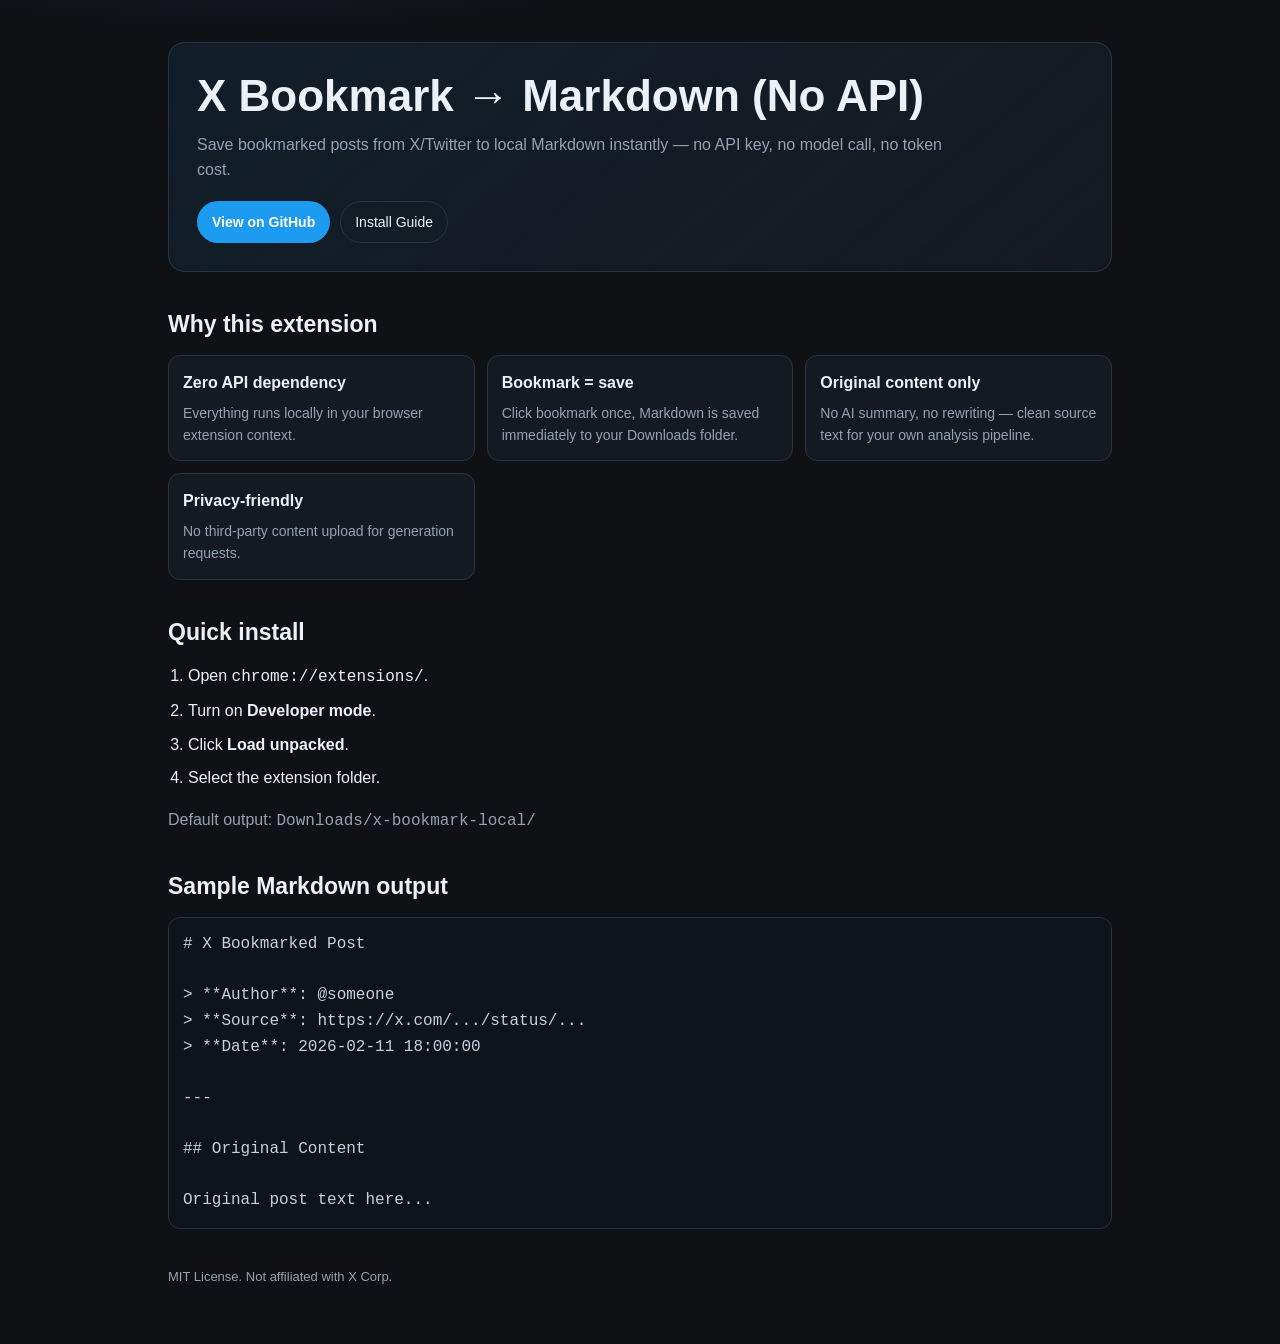
<file: docs/index.html>
<!doctype html>
<html lang="en">
  <head>
    <meta charset="UTF-8" />
    <meta name="viewport" content="width=device-width, initial-scale=1.0" />
    <title>X Bookmark → Markdown (No API)</title>
    <meta
      name="description"
      content="Save X/Twitter bookmarks to local Markdown instantly. No API, no key, no model cost."
    />
    <style>
      :root {
        --bg: #0f1115;
        --card: #151a22;
        --muted: #96a2b4;
        --text: #ecf1f8;
        --accent: #1d9bf0;
        --border: #2a3342;
      }
      * {
        box-sizing: border-box;
      }
      body {
        margin: 0;
        font-family: Inter, -apple-system, BlinkMacSystemFont, "Segoe UI", Roboto, sans-serif;
        background: radial-gradient(1200px 500px at 20% -20%, #1e2b46 0%, var(--bg) 60%);
        color: var(--text);
        line-height: 1.6;
      }
      .wrap {
        max-width: 980px;
        margin: 0 auto;
        padding: 42px 18px 60px;
      }
      .hero {
        border: 1px solid var(--border);
        border-radius: 16px;
        background: linear-gradient(140deg, rgba(29, 155, 240, 0.09), rgba(21, 26, 34, 0.95));
        padding: 28px;
      }
      h1 {
        margin: 0 0 10px;
        font-size: clamp(30px, 4.2vw, 44px);
        line-height: 1.15;
      }
      .sub {
        margin: 0;
        color: var(--muted);
        max-width: 760px;
      }
      .cta {
        margin-top: 18px;
        display: flex;
        gap: 10px;
        flex-wrap: wrap;
      }
      .btn {
        text-decoration: none;
        border: 1px solid var(--border);
        color: var(--text);
        border-radius: 999px;
        padding: 9px 14px;
        font-size: 14px;
      }
      .btn.primary {
        border-color: transparent;
        background: var(--accent);
        color: #fff;
        font-weight: 600;
      }
      h2 {
        margin-top: 34px;
        margin-bottom: 12px;
        font-size: 23px;
      }
      .grid {
        display: grid;
        gap: 12px;
        grid-template-columns: repeat(auto-fit, minmax(230px, 1fr));
      }
      .card {
        border: 1px solid var(--border);
        border-radius: 12px;
        background: var(--card);
        padding: 14px;
      }
      .card h3 {
        margin: 0 0 6px;
        font-size: 16px;
      }
      .card p {
        margin: 0;
        color: var(--muted);
        font-size: 14px;
      }
      ol {
        margin: 0;
        padding-left: 20px;
      }
      li {
        margin: 8px 0;
      }
      code, pre {
        font-family: ui-monospace, SFMono-Regular, Menlo, Consolas, monospace;
      }
      pre {
        border: 1px solid var(--border);
        border-radius: 12px;
        background: #0f141b;
        color: #c7d0de;
        padding: 14px;
        overflow-x: auto;
        margin: 10px 0 0;
      }
      .muted {
        color: var(--muted);
      }
      footer {
        margin-top: 38px;
        font-size: 13px;
        color: var(--muted);
      }
      @media (max-width: 640px) {
        .hero {
          padding: 20px;
        }
      }
    </style>
  </head>
  <body>
    <main class="wrap">
      <section class="hero">
        <h1>X Bookmark → Markdown (No API)</h1>
        <p class="sub">
          Save bookmarked posts from X/Twitter to local Markdown instantly — no API key, no model call, no token cost.
        </p>
        <div class="cta">
          <a class="btn primary" href="https://github.com/andycana/x-bookmark-to-markdown-no-api">View on GitHub</a>
          <a class="btn" href="https://github.com/andycana/x-bookmark-to-markdown-no-api#-install">Install Guide</a>
        </div>
      </section>

      <section>
        <h2>Why this extension</h2>
        <div class="grid">
          <article class="card">
            <h3>Zero API dependency</h3>
            <p>Everything runs locally in your browser extension context.</p>
          </article>
          <article class="card">
            <h3>Bookmark = save</h3>
            <p>Click bookmark once, Markdown is saved immediately to your Downloads folder.</p>
          </article>
          <article class="card">
            <h3>Original content only</h3>
            <p>No AI summary, no rewriting — clean source text for your own analysis pipeline.</p>
          </article>
          <article class="card">
            <h3>Privacy-friendly</h3>
            <p>No third-party content upload for generation requests.</p>
          </article>
        </div>
      </section>

      <section>
        <h2>Quick install</h2>
        <ol>
          <li>Open <code>chrome://extensions/</code>.</li>
          <li>Turn on <strong>Developer mode</strong>.</li>
          <li>Click <strong>Load unpacked</strong>.</li>
          <li>Select the extension folder.</li>
        </ol>
        <p class="muted">Default output: <code>Downloads/x-bookmark-local/</code></p>
      </section>

      <section>
        <h2>Sample Markdown output</h2>
        <pre># X Bookmarked Post

> **Author**: @someone
> **Source**: https://x.com/.../status/...
> **Date**: 2026-02-11 18:00:00

---

## Original Content

Original post text here...</pre>
      </section>

      <footer>
        MIT License. Not affiliated with X Corp.
      </footer>
    </main>
  </body>
</html>
</file>
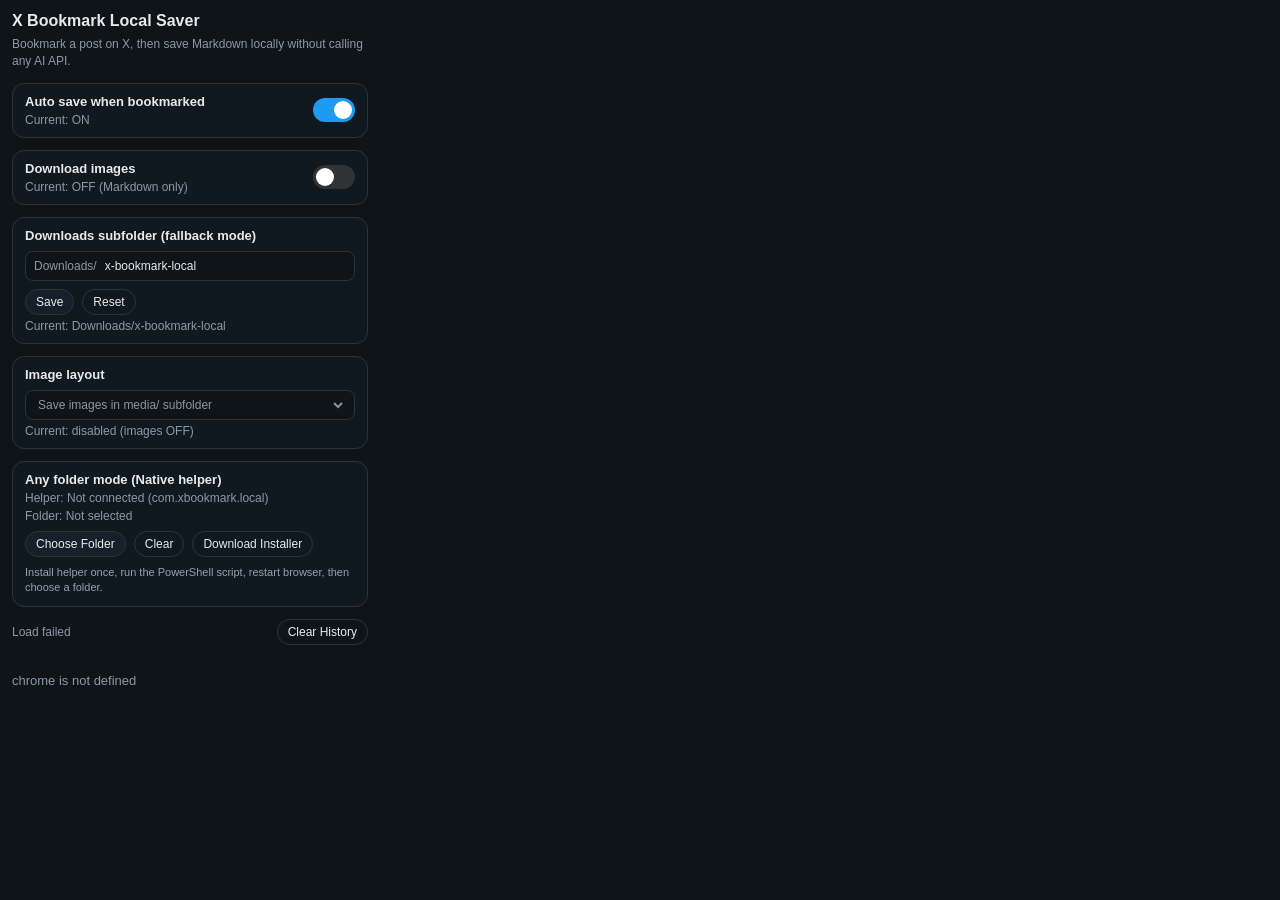
<file: popup.html>
<!doctype html>
<html lang="en">
  <head>
    <meta charset="UTF-8" />
    <meta name="viewport" content="width=device-width, initial-scale=1.0" />
    <title>X Bookmark Local Saver</title>
    <link rel="stylesheet" href="popup.css" />
  </head>
  <body>
    <main class="popup">
      <h1>X Bookmark Local Saver</h1>
      <p class="desc">Bookmark a post on X, then save Markdown locally without calling any AI API.</p>

      <section class="setting-row">
        <div class="setting-text">
          <div class="setting-title">Auto save when bookmarked</div>
          <div id="autoSaveStatus" class="setting-status">Current: ON</div>
        </div>
        <label class="switch" for="autoSaveToggle" aria-label="Auto save toggle">
          <input id="autoSaveToggle" type="checkbox" checked />
          <span class="slider"></span>
        </label>
      </section>

      <section class="setting-row">
        <div class="setting-text">
          <div class="setting-title">Download images</div>
          <div id="downloadImagesStatus" class="setting-status">Current: OFF (Markdown only)</div>
        </div>
        <label class="switch" for="downloadImagesToggle" aria-label="Download images toggle">
          <input id="downloadImagesToggle" type="checkbox" />
          <span class="slider"></span>
        </label>
      </section>

      <section class="folder-setting">
        <div class="setting-title">Downloads subfolder (fallback mode)</div>
        <div class="folder-input-row">
          <span class="folder-prefix">Downloads/</span>
          <input id="downloadDirInput" type="text" placeholder="x-bookmark-local" spellcheck="false" />
        </div>
        <div class="folder-actions">
          <button id="saveDirBtn" type="button">Save</button>
          <button id="resetDirBtn" type="button" class="ghost">Reset</button>
        </div>
        <div id="downloadDirStatus" class="setting-status">Current: Downloads/x-bookmark-local</div>
      </section>

      <section class="folder-setting">
        <div class="setting-title">Image layout</div>
        <div class="folder-input-row">
          <select id="mediaLayoutSelect" aria-label="Image layout">
            <option value="subfolder">Save images in media/ subfolder</option>
            <option value="same-folder">Save images next to markdown (single folder)</option>
          </select>
        </div>
        <div id="mediaLayoutStatus" class="setting-status">Current: media/ subfolder</div>
      </section>

      <section class="folder-setting native-setting">
        <div class="setting-title">Any folder mode (Native helper)</div>
        <div id="nativeStatus" class="setting-status">Helper: Checking...</div>
        <div id="nativeFolderStatus" class="setting-status">Folder: Not selected</div>
        <div class="folder-actions">
          <button id="pickNativeFolderBtn" type="button">Choose Folder</button>
          <button id="clearNativeFolderBtn" type="button" class="ghost">Clear</button>
          <button id="installNativeBtn" type="button" class="ghost">Download Installer</button>
        </div>
        <div id="nativeHint" class="hint">Install helper once, run the PowerShell script, restart browser, then choose a folder.</div>
      </section>

      <div class="stats">
        <span id="countText">Saved 0 items</span>
        <button id="clearBtn" type="button">Clear History</button>
      </div>

      <div id="empty" class="empty">No saved items yet.</div>
      <div id="list" class="list"></div>
    </main>
    <script src="popup.js"></script>
  </body>
</html>
</file>
<file: popup.css>
body {
  margin: 0;
  background: #0f1419;
  color: #e7e9ea;
  font-family: -apple-system, BlinkMacSystemFont, "Segoe UI", Roboto, sans-serif;
}

.popup {
  width: 380px;
  max-height: 620px;
  padding: 12px;
  box-sizing: border-box;
}

h1 {
  margin: 0 0 6px;
  font-size: 16px;
}

.desc {
  margin: 0 0 12px;
  color: #8b98a5;
  font-size: 12px;
  line-height: 1.45;
}

.setting-row {
  display: flex;
  justify-content: space-between;
  align-items: center;
  gap: 12px;
  border: 1px solid #2f3336;
  border-radius: 12px;
  padding: 10px 12px;
  margin-bottom: 12px;
  background: #111920;
}

.setting-text {
  min-width: 0;
}

.setting-title {
  font-size: 13px;
  font-weight: 600;
  color: #e7e9ea;
}

.setting-status {
  margin-top: 4px;
  font-size: 12px;
  color: #8b98a5;
  word-break: break-all;
}

.folder-setting {
  border: 1px solid #2f3336;
  border-radius: 12px;
  padding: 10px 12px;
  margin-bottom: 12px;
  background: #111920;
}

.folder-input-row {
  margin-top: 8px;
  display: flex;
  align-items: center;
  gap: 6px;
  border: 1px solid #2f3336;
  border-radius: 8px;
  padding: 6px 8px;
  background: #0f1419;
}

.folder-prefix {
  font-size: 12px;
  color: #8b98a5;
  white-space: nowrap;
}

#downloadDirInput {
  flex: 1;
  border: none;
  outline: none;
  background: transparent;
  color: #e7e9ea;
  font-size: 12px;
}

#mediaLayoutSelect {
  width: 100%;
  border: none;
  outline: none;
  background: transparent;
  color: #e7e9ea;
  font-size: 12px;
}

#mediaLayoutSelect option {
  background: #111920;
  color: #e7e9ea;
}

#mediaLayoutSelect:disabled {
  opacity: 0.6;
  cursor: not-allowed;
}

.folder-actions {
  margin-top: 8px;
  display: flex;
  gap: 8px;
  flex-wrap: wrap;
}

.folder-actions button {
  border: 1px solid #2f3336;
  background: #16202a;
  color: #e7e9ea;
  border-radius: 999px;
  font-size: 12px;
  padding: 5px 10px;
  cursor: pointer;
}

.folder-actions button:hover {
  border-color: #4c5660;
}

.folder-actions button.ghost {
  background: transparent;
}

.hint {
  margin-top: 8px;
  color: #93a1af;
  font-size: 11px;
  line-height: 1.4;
}

.switch {
  position: relative;
  width: 42px;
  height: 24px;
  display: inline-block;
}

.switch input {
  opacity: 0;
  width: 0;
  height: 0;
}

.slider {
  position: absolute;
  inset: 0;
  border-radius: 999px;
  background: #2f3336;
  cursor: pointer;
  transition: background 0.2s ease;
}

.slider::before {
  content: '';
  position: absolute;
  width: 18px;
  height: 18px;
  left: 3px;
  top: 3px;
  border-radius: 50%;
  background: #fff;
  transition: transform 0.2s ease;
}

.switch input:checked + .slider {
  background: #1d9bf0;
}

.switch input:checked + .slider::before {
  transform: translateX(18px);
}

.stats {
  display: flex;
  justify-content: space-between;
  align-items: center;
  margin-bottom: 10px;
}

#countText {
  font-size: 12px;
  color: #8b98a5;
}

#clearBtn {
  border: 1px solid #2f3336;
  background: transparent;
  color: #e7e9ea;
  border-radius: 999px;
  font-size: 12px;
  padding: 5px 10px;
  cursor: pointer;
}

#clearBtn:hover {
  border-color: #4c5660;
}

.empty {
  font-size: 13px;
  color: #8b98a5;
  padding: 18px 0;
}

.list {
  display: flex;
  flex-direction: column;
  gap: 10px;
  max-height: 230px;
  overflow: auto;
}

.item {
  border: 1px solid #2f3336;
  border-radius: 10px;
  padding: 10px;
}

.item-top {
  display: flex;
  justify-content: space-between;
  gap: 8px;
}

.author {
  font-size: 12px;
  font-weight: 600;
}

.time {
  font-size: 11px;
  color: #8b98a5;
}

.preview {
  margin-top: 6px;
  font-size: 12px;
  line-height: 1.45;
  color: #c9d1d9;
  white-space: pre-wrap;
}

.actions {
  margin-top: 8px;
  display: flex;
  align-items: center;
  gap: 8px;
}

.link {
  color: #1d9bf0;
  text-decoration: none;
  font-size: 12px;
}

.path {
  margin-left: auto;
  font-size: 11px;
  color: #8b98a5;
  max-width: 190px;
  white-space: nowrap;
  overflow: hidden;
  text-overflow: ellipsis;
}
</file>
